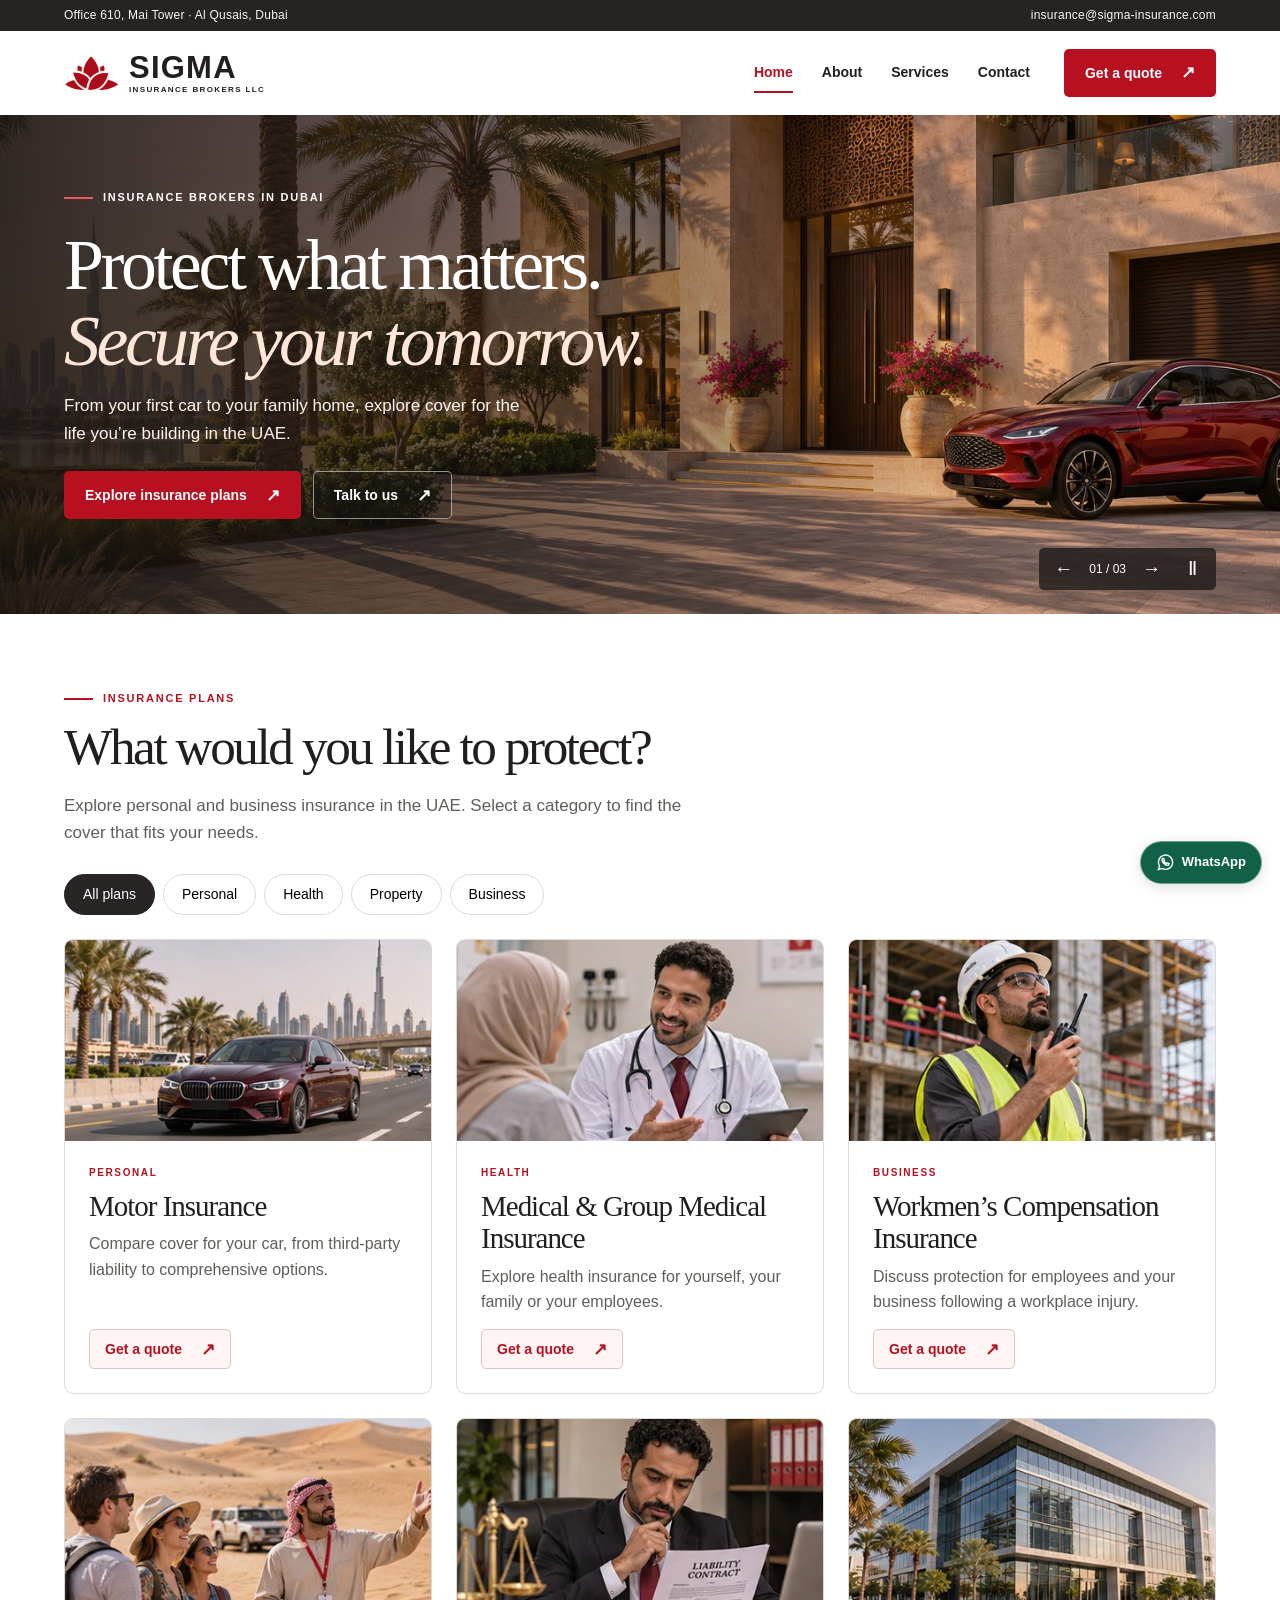
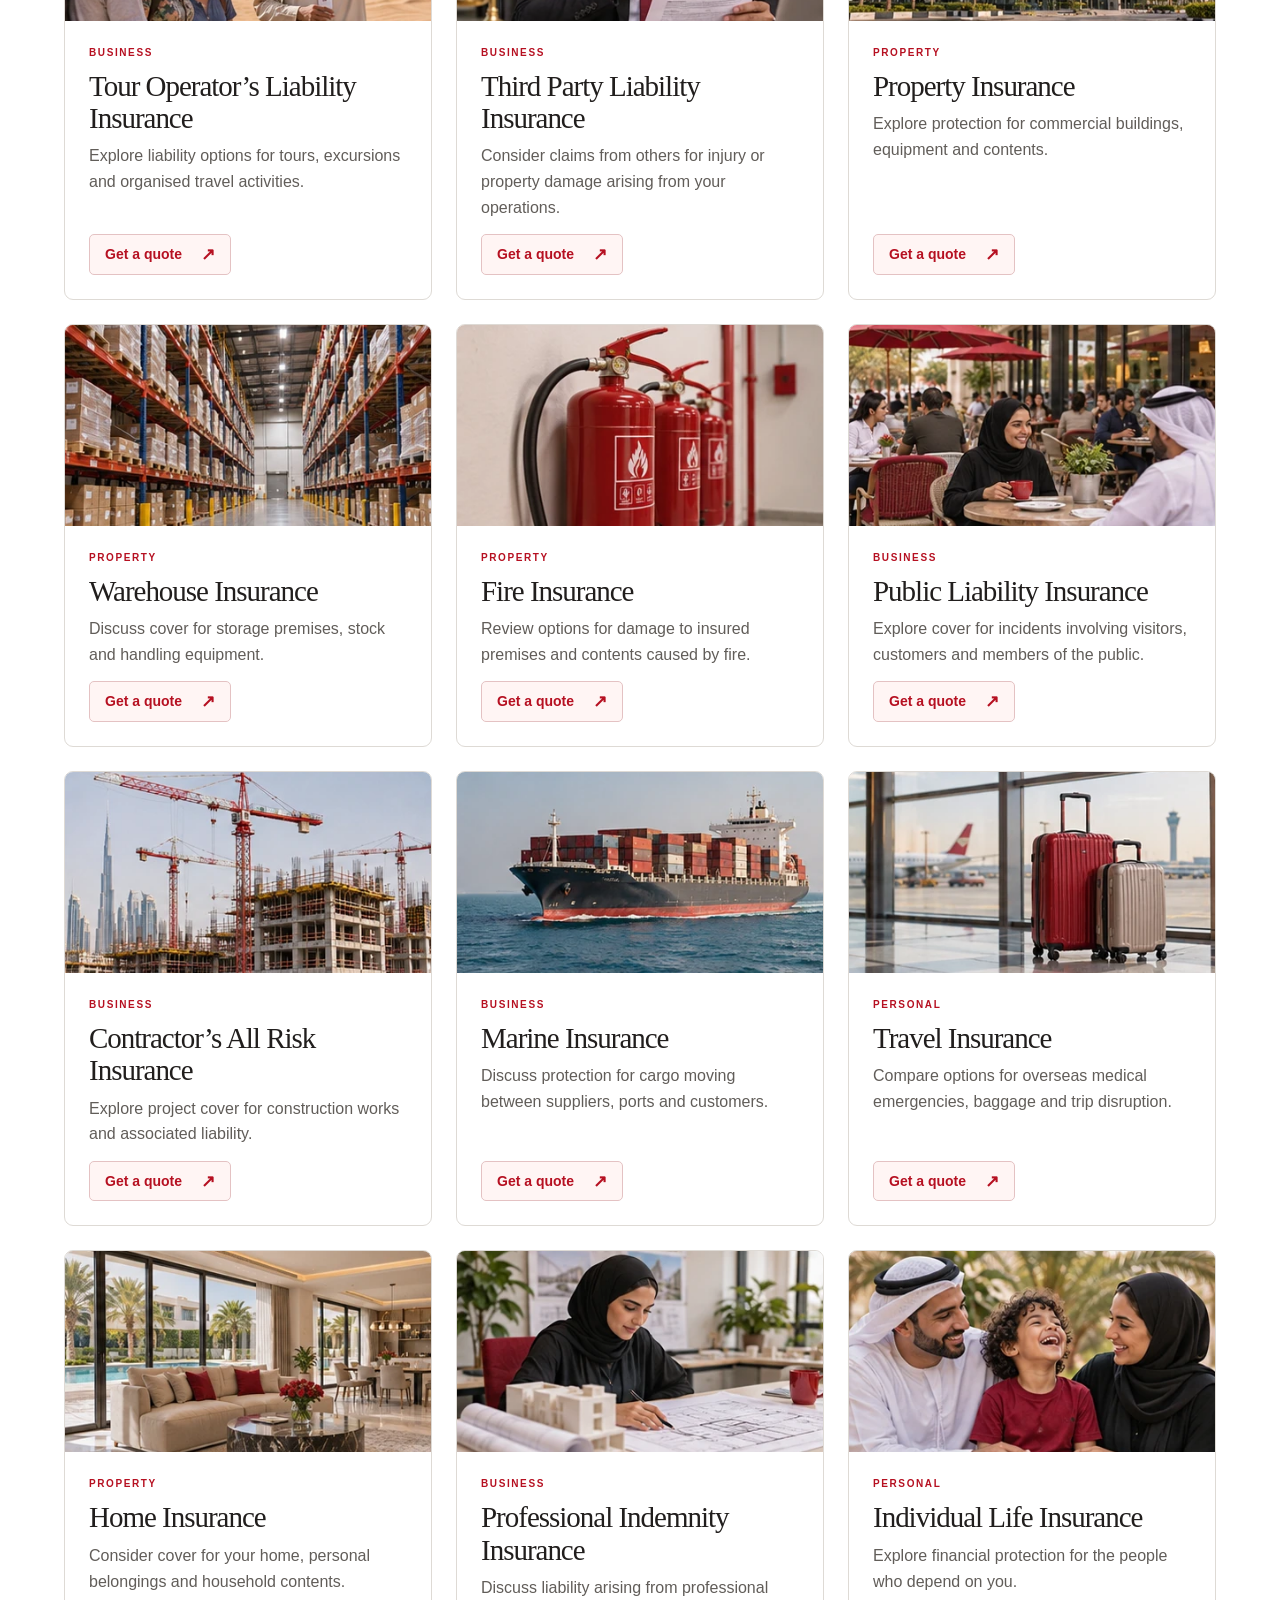
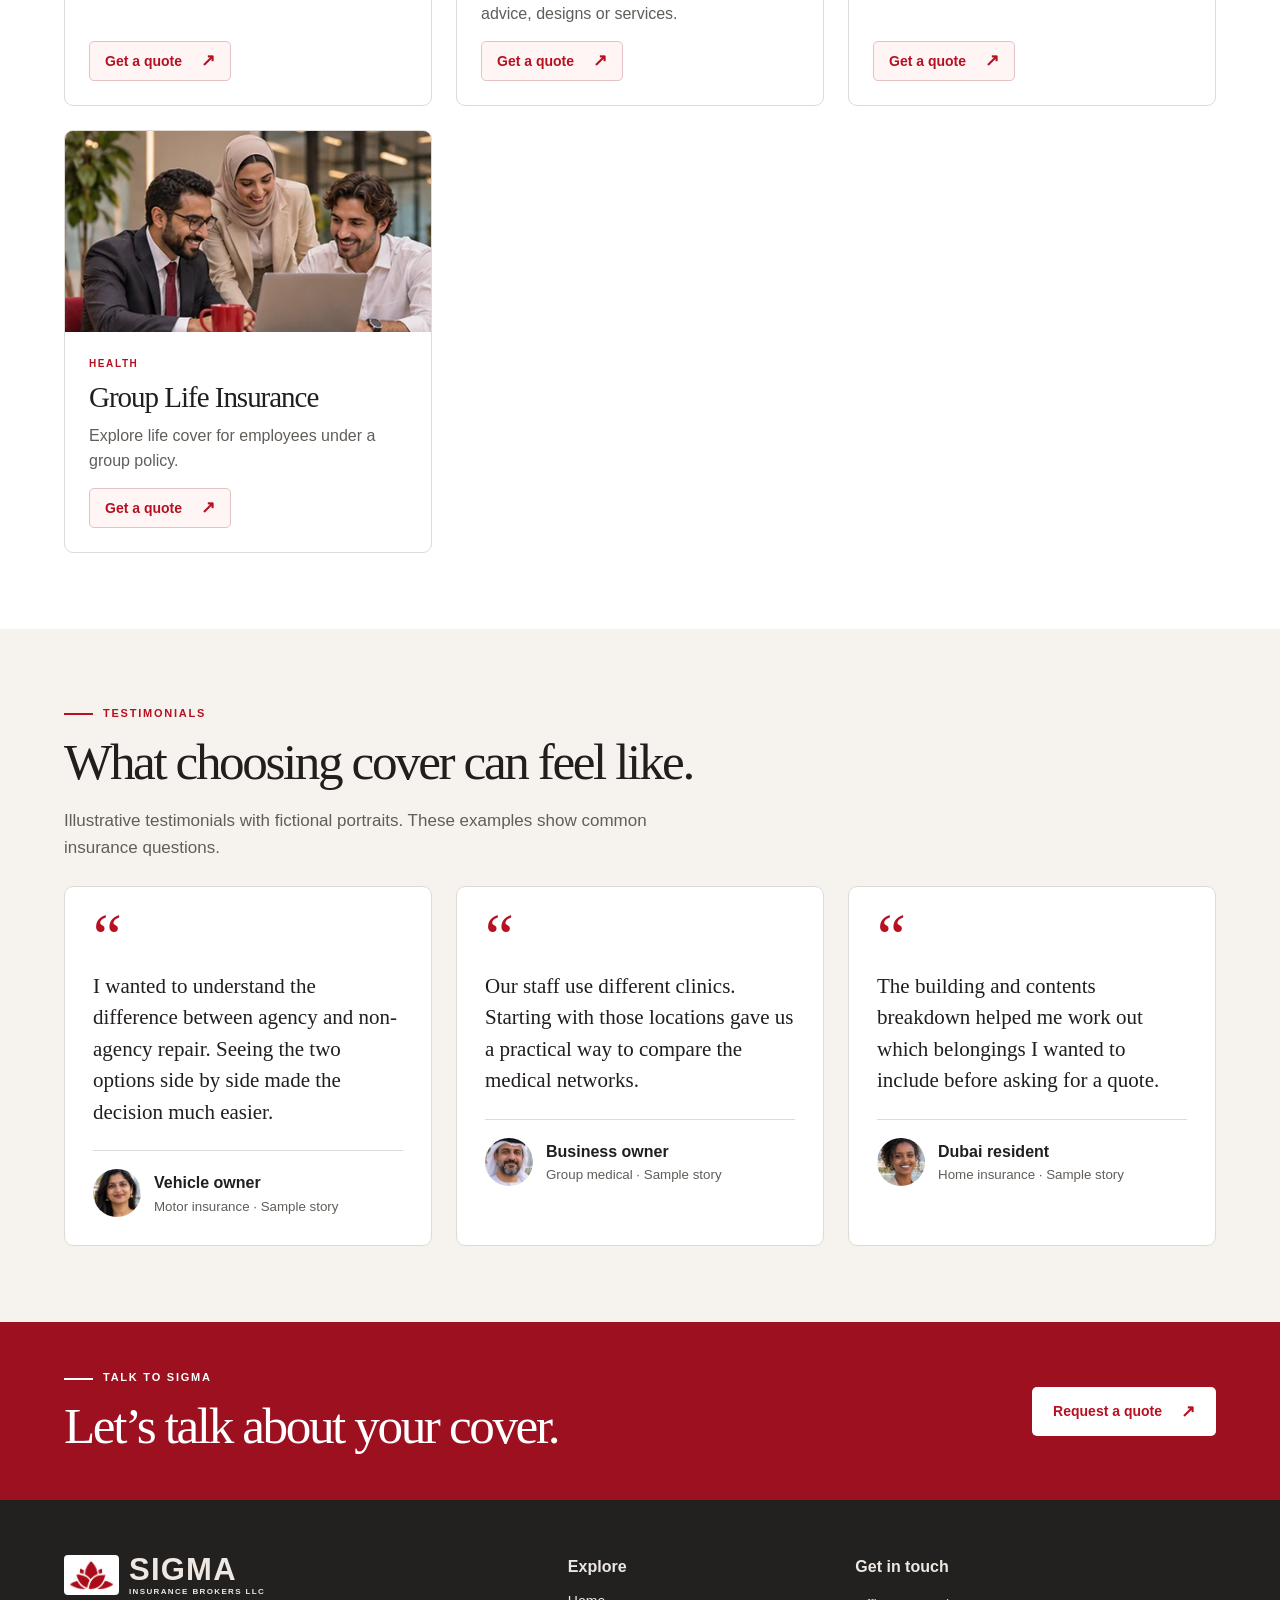
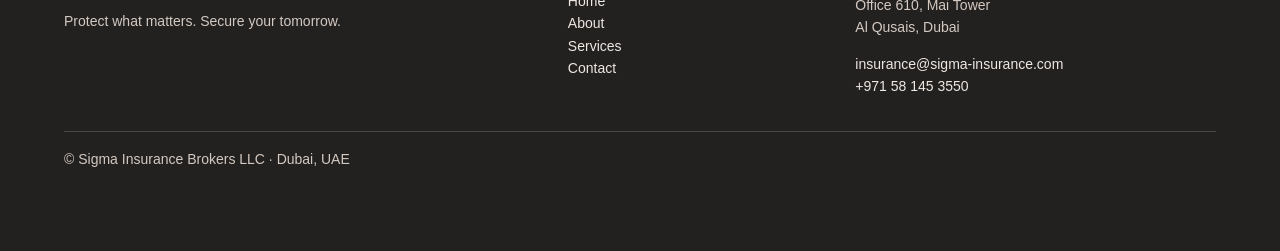
<file: index.html>
<!doctype html><html lang="en-AE"><head><meta charset="utf-8"><meta name="viewport" content="width=device-width, initial-scale=1"><title>Dubai Insurance Brokers for Personal &amp; Business Cover | Sigma Insurance Brokers LLC</title><meta name="description" content="Explore motor, medical, property, marine and business insurance in Dubai. Request a quote from Sigma Insurance Brokers LLC in Al Qusais."><link rel="canonical" href="https://www.sigma-insurance.com/"><meta property="og:type" content="website"><meta property="og:title" content="Dubai Insurance Brokers for Personal &amp; Business Cover | Sigma Insurance Brokers LLC"><meta property="og:description" content="Explore motor, medical, property, marine and business insurance in Dubai. Request a quote from Sigma Insurance Brokers LLC in Al Qusais."><meta property="og:url" content="https://www.sigma-insurance.com/"><meta property="og:image" content="https://www.sigma-insurance.com/assets/villa.webp"><link rel="icon" href="assets/sigma-mark.png"><link rel="stylesheet" href="css/style.css"><script type="application/ld+json">{"@context": "https://schema.org", "@type": "InsuranceAgency", "name": "Sigma Insurance Brokers LLC", "url": "https://www.sigma-insurance.com/", "image": "https://www.sigma-insurance.com/assets/villa.webp", "telephone": "+971 58 145 3550", "email": "insurance@sigma-insurance.com", "address": {"@type": "PostalAddress", "streetAddress": "Office 610, Mai Tower, Al Qusais", "addressLocality": "Dubai", "addressCountry": "AE"}}</script><script defer src="js/main.js"></script></head><body><a class="skip" href="#main">Skip to content</a><div class="utility"><div class="wrap"><span>Office 610, Mai Tower · Al Qusais, Dubai</span><a href="mailto:insurance@sigma-insurance.com">insurance@sigma-insurance.com</a></div></div><header><div class="wrap bar"><a class="brand" href="index.html" aria-label="Sigma Insurance Brokers LLC home"><img src="assets/sigma-mark.png" alt=""><b>SIGMA<small>INSURANCE BROKERS LLC</small></b></a><button class="menu" aria-controls="nav" aria-expanded="false">Menu ☰</button><nav id="nav"><a href="index.html" aria-current="page">Home</a><a href="about.html" >About</a><a href="services.html" >Services</a><a href="contact.html" >Contact</a></nav><a class="btn " href="contact.html#quote">Get a quote<span aria-hidden="true">↗</span></a></div></header><main id="main"><section class="hero" aria-label="Insurance highlights"><div class="slide villa"><div class="wrap slideinner"><span class="eyebrow">Insurance brokers in Dubai</span><h1>Protect what matters.<br><em>Secure your tomorrow.</em></h1><p>From your first car to your family home, explore cover for the life you’re building in the UAE.</p><div class="actions"><a class="btn " href="#plans">Explore insurance plans<span aria-hidden="true">↗</span></a><a class="btn ghost" href="contact.html">Talk to us<span aria-hidden="true">↗</span></a></div></div></div><div class="slide trade" hidden><div class="wrap slideinner"><span class="eyebrow">Business insurance</span><h2>Built for business.<br><em>Ready for change.</em></h2><p>From warehouse stock to goods at sea, explore cover for the people, property and shipments your business relies on.</p><div class="actions"><a class="btn " href="#plans">Explore insurance plans<span aria-hidden="true">↗</span></a><a class="btn ghost" href="contact.html">Talk to us<span aria-hidden="true">↗</span></a></div></div></div><div class="slide office" hidden><div class="wrap slideinner"><span class="eyebrow">Personal guidance</span><h2>Clearer choices.<br><em>Personal guidance.</em></h2><p>Bring your questions to our Al Qusais team and compare cover around your needs, your priorities and your budget.</p><div class="actions"><a class="btn " href="#plans">Explore insurance plans<span aria-hidden="true">↗</span></a><a class="btn ghost" href="contact.html">Talk to us<span aria-hidden="true">↗</span></a></div></div></div><div class="controls"><button id="prev" aria-label="Previous slide">←</button><span id="count">01 / 03</span><button id="next" aria-label="Next slide">→</button><button id="pause" aria-label="Pause slideshow">Ⅱ</button></div></section><section class="section wrap" id="plans"><span class="eyebrow">Insurance plans</span><h2>What would you like to protect?</h2><p class="lead">Explore personal and business insurance in the UAE. Select a category to find the cover that fits your needs.</p><div class="filters" aria-label="Filter insurance plans"><button data-filter="All plans" aria-pressed="true">All plans</button><button data-filter="Personal" aria-pressed="false">Personal</button><button data-filter="Health" aria-pressed="false">Health</button><button data-filter="Property" aria-pressed="false">Property</button><button data-filter="Business" aria-pressed="false">Business</button></div><div class="grid"><article class="card" data-category="Personal" id="plan-motor"><img loading="lazy" width="414" height="231" src="assets/motor.webp" alt="Motor Insurance illustration"><div class="cardbody"><small>Personal</small><h3>Motor Insurance</h3><p>Compare cover for your car, from third-party liability to comprehensive options.</p><a class="btn cardbtn" href="contact.html?plan=motor#quote">Get a quote<span aria-hidden="true">↗</span></a></div></article><article class="card" data-category="Health" id="plan-medical"><img loading="lazy" width="414" height="231" src="assets/medical.webp" alt="Medical & Group Medical Insurance illustration"><div class="cardbody"><small>Health</small><h3>Medical & Group Medical Insurance</h3><p>Explore health insurance for yourself, your family or your employees.</p><a class="btn cardbtn" href="contact.html?plan=medical#quote">Get a quote<span aria-hidden="true">↗</span></a></div></article><article class="card" data-category="Business" id="plan-workmen"><img loading="lazy" width="414" height="231" src="assets/workmen.webp" alt="Workmen’s Compensation Insurance illustration"><div class="cardbody"><small>Business</small><h3>Workmen’s Compensation Insurance</h3><p>Discuss protection for employees and your business following a workplace injury.</p><a class="btn cardbtn" href="contact.html?plan=workmen#quote">Get a quote<span aria-hidden="true">↗</span></a></div></article><article class="card" data-category="Business" id="plan-tour-operator"><img loading="lazy" width="414" height="231" src="assets/tour-operator.webp" alt="Tour Operator’s Liability Insurance illustration"><div class="cardbody"><small>Business</small><h3>Tour Operator’s Liability Insurance</h3><p>Explore liability options for tours, excursions and organised travel activities.</p><a class="btn cardbtn" href="contact.html?plan=tour-operator#quote">Get a quote<span aria-hidden="true">↗</span></a></div></article><article class="card" data-category="Business" id="plan-third-party"><img loading="lazy" width="414" height="231" src="assets/third-party.webp" alt="Third Party Liability Insurance illustration"><div class="cardbody"><small>Business</small><h3>Third Party Liability Insurance</h3><p>Consider claims from others for injury or property damage arising from your operations.</p><a class="btn cardbtn" href="contact.html?plan=third-party#quote">Get a quote<span aria-hidden="true">↗</span></a></div></article><article class="card" data-category="Property" id="plan-property"><img loading="lazy" width="414" height="231" src="assets/property.webp" alt="Property Insurance illustration"><div class="cardbody"><small>Property</small><h3>Property Insurance</h3><p>Explore protection for commercial buildings, equipment and contents.</p><a class="btn cardbtn" href="contact.html?plan=property#quote">Get a quote<span aria-hidden="true">↗</span></a></div></article><article class="card" data-category="Property" id="plan-warehouse"><img loading="lazy" width="414" height="231" src="assets/warehouse.webp" alt="Warehouse Insurance illustration"><div class="cardbody"><small>Property</small><h3>Warehouse Insurance</h3><p>Discuss cover for storage premises, stock and handling equipment.</p><a class="btn cardbtn" href="contact.html?plan=warehouse#quote">Get a quote<span aria-hidden="true">↗</span></a></div></article><article class="card" data-category="Property" id="plan-fire"><img loading="lazy" width="414" height="231" src="assets/fire.webp" alt="Fire Insurance illustration"><div class="cardbody"><small>Property</small><h3>Fire Insurance</h3><p>Review options for damage to insured premises and contents caused by fire.</p><a class="btn cardbtn" href="contact.html?plan=fire#quote">Get a quote<span aria-hidden="true">↗</span></a></div></article><article class="card" data-category="Business" id="plan-public-liability"><img loading="lazy" width="414" height="231" src="assets/public-liability.webp" alt="Public Liability Insurance illustration"><div class="cardbody"><small>Business</small><h3>Public Liability Insurance</h3><p>Explore cover for incidents involving visitors, customers and members of the public.</p><a class="btn cardbtn" href="contact.html?plan=public-liability#quote">Get a quote<span aria-hidden="true">↗</span></a></div></article><article class="card" data-category="Business" id="plan-contractors"><img loading="lazy" width="414" height="231" src="assets/contractors.webp" alt="Contractor’s All Risk Insurance illustration"><div class="cardbody"><small>Business</small><h3>Contractor’s All Risk Insurance</h3><p>Explore project cover for construction works and associated liability.</p><a class="btn cardbtn" href="contact.html?plan=contractors#quote">Get a quote<span aria-hidden="true">↗</span></a></div></article><article class="card" data-category="Business" id="plan-marine"><img loading="lazy" width="414" height="231" src="assets/marine.webp" alt="Marine Insurance illustration"><div class="cardbody"><small>Business</small><h3>Marine Insurance</h3><p>Discuss protection for cargo moving between suppliers, ports and customers.</p><a class="btn cardbtn" href="contact.html?plan=marine#quote">Get a quote<span aria-hidden="true">↗</span></a></div></article><article class="card" data-category="Personal" id="plan-travel"><img loading="lazy" width="414" height="231" src="assets/travel.webp" alt="Travel Insurance illustration"><div class="cardbody"><small>Personal</small><h3>Travel Insurance</h3><p>Compare options for overseas medical emergencies, baggage and trip disruption.</p><a class="btn cardbtn" href="contact.html?plan=travel#quote">Get a quote<span aria-hidden="true">↗</span></a></div></article><article class="card" data-category="Property" id="plan-home"><img loading="lazy" width="414" height="231" src="assets/home.webp" alt="Home Insurance illustration"><div class="cardbody"><small>Property</small><h3>Home Insurance</h3><p>Consider cover for your home, personal belongings and household contents.</p><a class="btn cardbtn" href="contact.html?plan=home#quote">Get a quote<span aria-hidden="true">↗</span></a></div></article><article class="card" data-category="Business" id="plan-professional-indemnity"><img loading="lazy" width="414" height="231" src="assets/professional-indemnity.webp" alt="Professional Indemnity Insurance illustration"><div class="cardbody"><small>Business</small><h3>Professional Indemnity Insurance</h3><p>Discuss liability arising from professional advice, designs or services.</p><a class="btn cardbtn" href="contact.html?plan=professional-indemnity#quote">Get a quote<span aria-hidden="true">↗</span></a></div></article><article class="card" data-category="Personal" id="plan-individual-life"><img loading="lazy" width="414" height="231" src="assets/individual-life.webp" alt="Individual Life Insurance illustration"><div class="cardbody"><small>Personal</small><h3>Individual Life Insurance</h3><p>Explore financial protection for the people who depend on you.</p><a class="btn cardbtn" href="contact.html?plan=individual-life#quote">Get a quote<span aria-hidden="true">↗</span></a></div></article><article class="card" data-category="Health" id="plan-group-life"><img loading="lazy" width="414" height="231" src="assets/group-life.webp" alt="Group Life Insurance illustration"><div class="cardbody"><small>Health</small><h3>Group Life Insurance</h3><p>Explore life cover for employees under a group policy.</p><a class="btn cardbtn" href="contact.html?plan=group-life#quote">Get a quote<span aria-hidden="true">↗</span></a></div></article></div></section><section class="tint"><div class="section wrap"><span class="eyebrow">Testimonials</span><h2>What choosing cover can feel like.</h2><p class="lead">Illustrative testimonials with fictional portraits. These examples show common insurance questions.</p><div class="grid"><figure><span class="quotechar">“</span><blockquote>I wanted to understand the difference between agency and non-agency repair. Seeing the two options side by side made the decision much easier.</blockquote><figcaption><img loading="lazy" src="assets/portrait-0.webp" alt=""><span><b>Vehicle owner</b><small>Motor insurance · Sample story</small></span></figcaption></figure><figure><span class="quotechar">“</span><blockquote>Our staff use different clinics. Starting with those locations gave us a practical way to compare the medical networks.</blockquote><figcaption><img loading="lazy" src="assets/portrait-1.webp" alt=""><span><b>Business owner</b><small>Group medical · Sample story</small></span></figcaption></figure><figure><span class="quotechar">“</span><blockquote>The building and contents breakdown helped me work out which belongings I wanted to include before asking for a quote.</blockquote><figcaption><img loading="lazy" src="assets/portrait-2.webp" alt=""><span><b>Dubai resident</b><small>Home insurance · Sample story</small></span></figcaption></figure></div></div></section><section class="promo"><div class="wrap"><div><span class="eyebrow">Talk to Sigma</span><h2>Let’s talk about your cover.</h2></div><a class="btn white" href="contact.html#quote">Request a quote<span aria-hidden="true">↗</span></a></div></section></main><footer><div class="wrap foot"><div><a class="brand" href="index.html" aria-label="Sigma Insurance Brokers LLC home"><img src="assets/sigma-mark.png" alt=""><b>SIGMA<small>INSURANCE BROKERS LLC</small></b></a><p>Protect what matters. Secure your tomorrow.</p></div><div><strong>Explore</strong><a href="index.html" aria-current="page">Home</a><a href="about.html" >About</a><a href="services.html" >Services</a><a href="contact.html" >Contact</a></div><div><strong>Get in touch</strong><p>Office 610, Mai Tower<br>Al Qusais, Dubai</p><a href="mailto:insurance@sigma-insurance.com">insurance@sigma-insurance.com</a><span>+971 58 145 3550</span></div></div><div class="wrap fine">© Sigma Insurance Brokers LLC · Dubai, UAE</div></footer><aside class="float" aria-label="Quick contact"><a class="call" href="tel:+971581453550">☎ Call</a><a class="whats" href="https://wa.me/971581453550?text=Hello%20Sigma%2C%20I%20would%20like%20to%20enquire%20about%20insurance."><svg aria-hidden="true" viewBox="0 0 24 24" fill="none" stroke="currentColor" stroke-width="1.7"><path d="M21 11.6a9 9 0 0 1-13.4 7.9L3 21l1.4-4.6A9 9 0 1 1 21 11.6Z"/><path d="M8 7.5c-2 2 3.4 8.8 7.6 8.1l.9-2.1-2.6-1.2-.9 1c-1.3-.5-2.6-1.9-3.1-3.1l.9-1-1.2-2.3Z"/></svg>WhatsApp</a></aside></body></html>
</file>
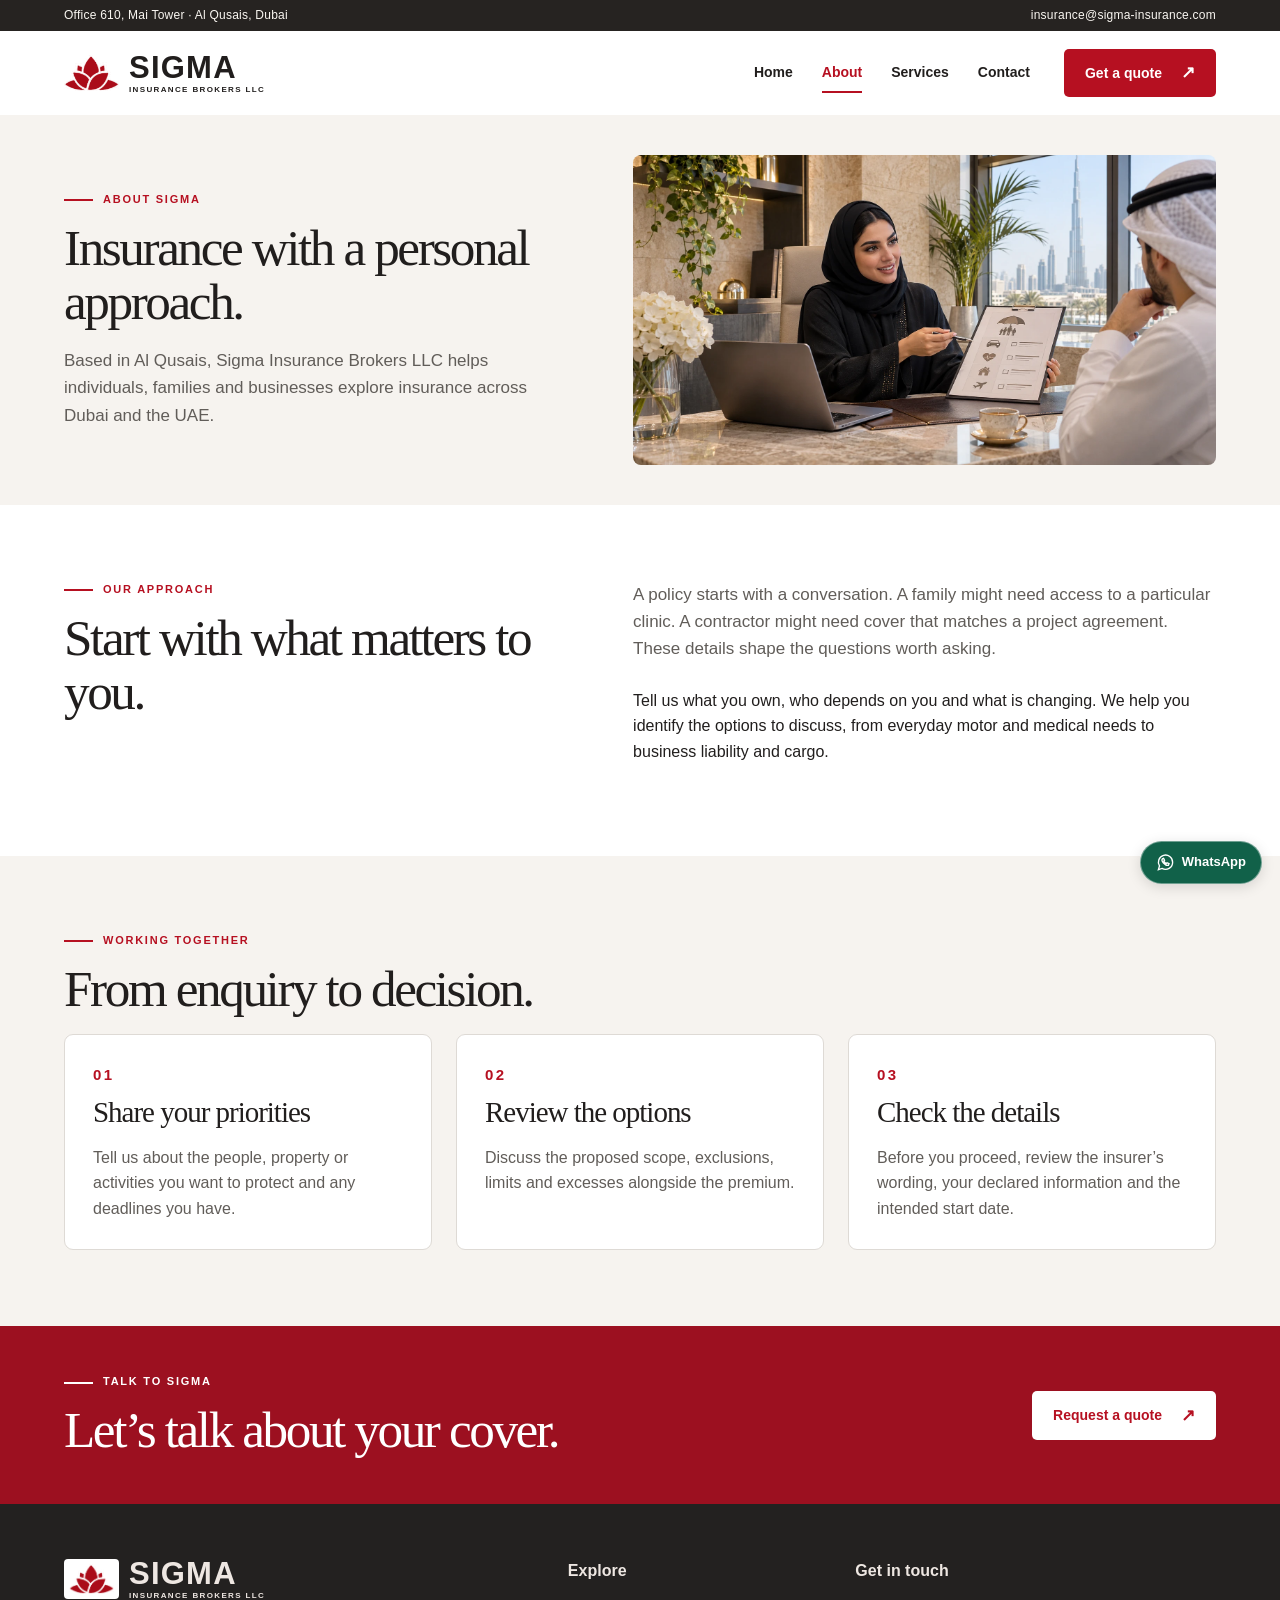
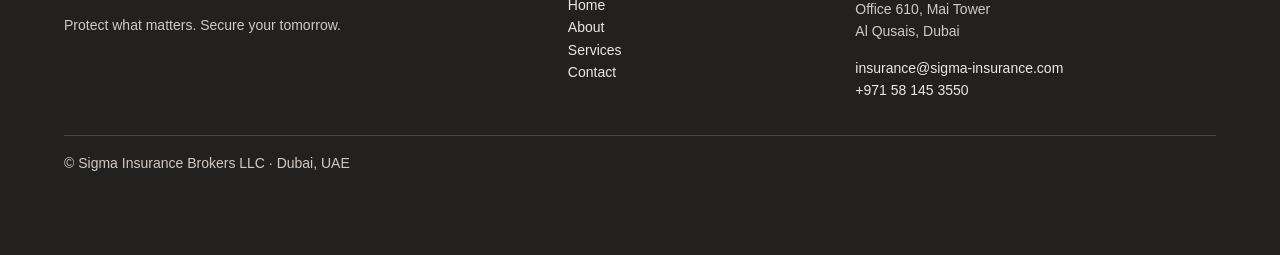
<file: about.html>
<!doctype html><html lang="en-AE"><head><meta charset="utf-8"><meta name="viewport" content="width=device-width, initial-scale=1"><title>About Our Insurance Brokerage in Al Qusais, Dubai | Sigma Insurance Brokers LLC</title><meta name="description" content="Meet Sigma Insurance Brokers LLC in Al Qusais, Dubai, and learn how we help individuals, families and businesses discuss their insurance needs."><link rel="canonical" href="https://www.sigma-insurance.com/about.html"><meta property="og:type" content="website"><meta property="og:title" content="About Our Insurance Brokerage in Al Qusais, Dubai | Sigma Insurance Brokers LLC"><meta property="og:description" content="Meet Sigma Insurance Brokers LLC in Al Qusais, Dubai, and learn how we help individuals, families and businesses discuss their insurance needs."><meta property="og:url" content="https://www.sigma-insurance.com/about.html"><meta property="og:image" content="https://www.sigma-insurance.com/assets/villa.webp"><link rel="icon" href="assets/sigma-mark.png"><link rel="stylesheet" href="css/style.css"><script type="application/ld+json">{"@context": "https://schema.org", "@type": "InsuranceAgency", "name": "Sigma Insurance Brokers LLC", "url": "https://www.sigma-insurance.com/", "image": "https://www.sigma-insurance.com/assets/villa.webp", "telephone": "+971 58 145 3550", "email": "insurance@sigma-insurance.com", "address": {"@type": "PostalAddress", "streetAddress": "Office 610, Mai Tower, Al Qusais", "addressLocality": "Dubai", "addressCountry": "AE"}}</script><script defer src="js/main.js"></script></head><body><a class="skip" href="#main">Skip to content</a><div class="utility"><div class="wrap"><span>Office 610, Mai Tower · Al Qusais, Dubai</span><a href="mailto:insurance@sigma-insurance.com">insurance@sigma-insurance.com</a></div></div><header><div class="wrap bar"><a class="brand" href="index.html" aria-label="Sigma Insurance Brokers LLC home"><img src="assets/sigma-mark.png" alt=""><b>SIGMA<small>INSURANCE BROKERS LLC</small></b></a><button class="menu" aria-controls="nav" aria-expanded="false">Menu ☰</button><nav id="nav"><a href="index.html" >Home</a><a href="about.html" aria-current="page">About</a><a href="services.html" >Services</a><a href="contact.html" >Contact</a></nav><a class="btn " href="contact.html#quote">Get a quote<span aria-hidden="true">↗</span></a></div></header><main id="main"><section class="intro"><div class="wrap introgrid"><div><span class="eyebrow">About Sigma</span><h1>Insurance with a personal approach.</h1><p class="lead">Based in Al Qusais, Sigma Insurance Brokers LLC helps individuals, families and businesses explore insurance across Dubai and the UAE.</p></div><img src="assets/office.webp" alt="" fetchpriority="high"></div></section><section class="section wrap split"><div><span class="eyebrow">Our approach</span><h2>Start with what matters to you.</h2></div><div><p class="lead">A policy starts with a conversation. A family might need access to a particular clinic. A contractor might need cover that matches a project agreement. These details shape the questions worth asking.</p><p>Tell us what you own, who depends on you and what is changing. We help you identify the options to discuss, from everyday motor and medical needs to business liability and cargo.</p></div></section><section class="tint"><div class="section wrap"><span class="eyebrow">Working together</span><h2>From enquiry to decision.</h2><div class="grid"><article class="step"><small>01</small><h3>Share your priorities</h3><p>Tell us about the people, property or activities you want to protect and any deadlines you have.</p></article><article class="step"><small>02</small><h3>Review the options</h3><p>Discuss the proposed scope, exclusions, limits and excesses alongside the premium.</p></article><article class="step"><small>03</small><h3>Check the details</h3><p>Before you proceed, review the insurer’s wording, your declared information and the intended start date.</p></article></div></div></section><section class="promo"><div class="wrap"><div><span class="eyebrow">Talk to Sigma</span><h2>Let’s talk about your cover.</h2></div><a class="btn white" href="contact.html#quote">Request a quote<span aria-hidden="true">↗</span></a></div></section></main><footer><div class="wrap foot"><div><a class="brand" href="index.html" aria-label="Sigma Insurance Brokers LLC home"><img src="assets/sigma-mark.png" alt=""><b>SIGMA<small>INSURANCE BROKERS LLC</small></b></a><p>Protect what matters. Secure your tomorrow.</p></div><div><strong>Explore</strong><a href="index.html" >Home</a><a href="about.html" aria-current="page">About</a><a href="services.html" >Services</a><a href="contact.html" >Contact</a></div><div><strong>Get in touch</strong><p>Office 610, Mai Tower<br>Al Qusais, Dubai</p><a href="mailto:insurance@sigma-insurance.com">insurance@sigma-insurance.com</a><span>+971 58 145 3550</span></div></div><div class="wrap fine">© Sigma Insurance Brokers LLC · Dubai, UAE</div></footer><aside class="float" aria-label="Quick contact"><a class="call" href="tel:+971581453550">☎ Call</a><a class="whats" href="https://wa.me/971581453550?text=Hello%20Sigma%2C%20I%20would%20like%20to%20enquire%20about%20insurance."><svg aria-hidden="true" viewBox="0 0 24 24" fill="none" stroke="currentColor" stroke-width="1.7"><path d="M21 11.6a9 9 0 0 1-13.4 7.9L3 21l1.4-4.6A9 9 0 1 1 21 11.6Z"/><path d="M8 7.5c-2 2 3.4 8.8 7.6 8.1l.9-2.1-2.6-1.2-.9 1c-1.3-.5-2.6-1.9-3.1-3.1l.9-1-1.2-2.3Z"/></svg>WhatsApp</a></aside></body></html>
</file>
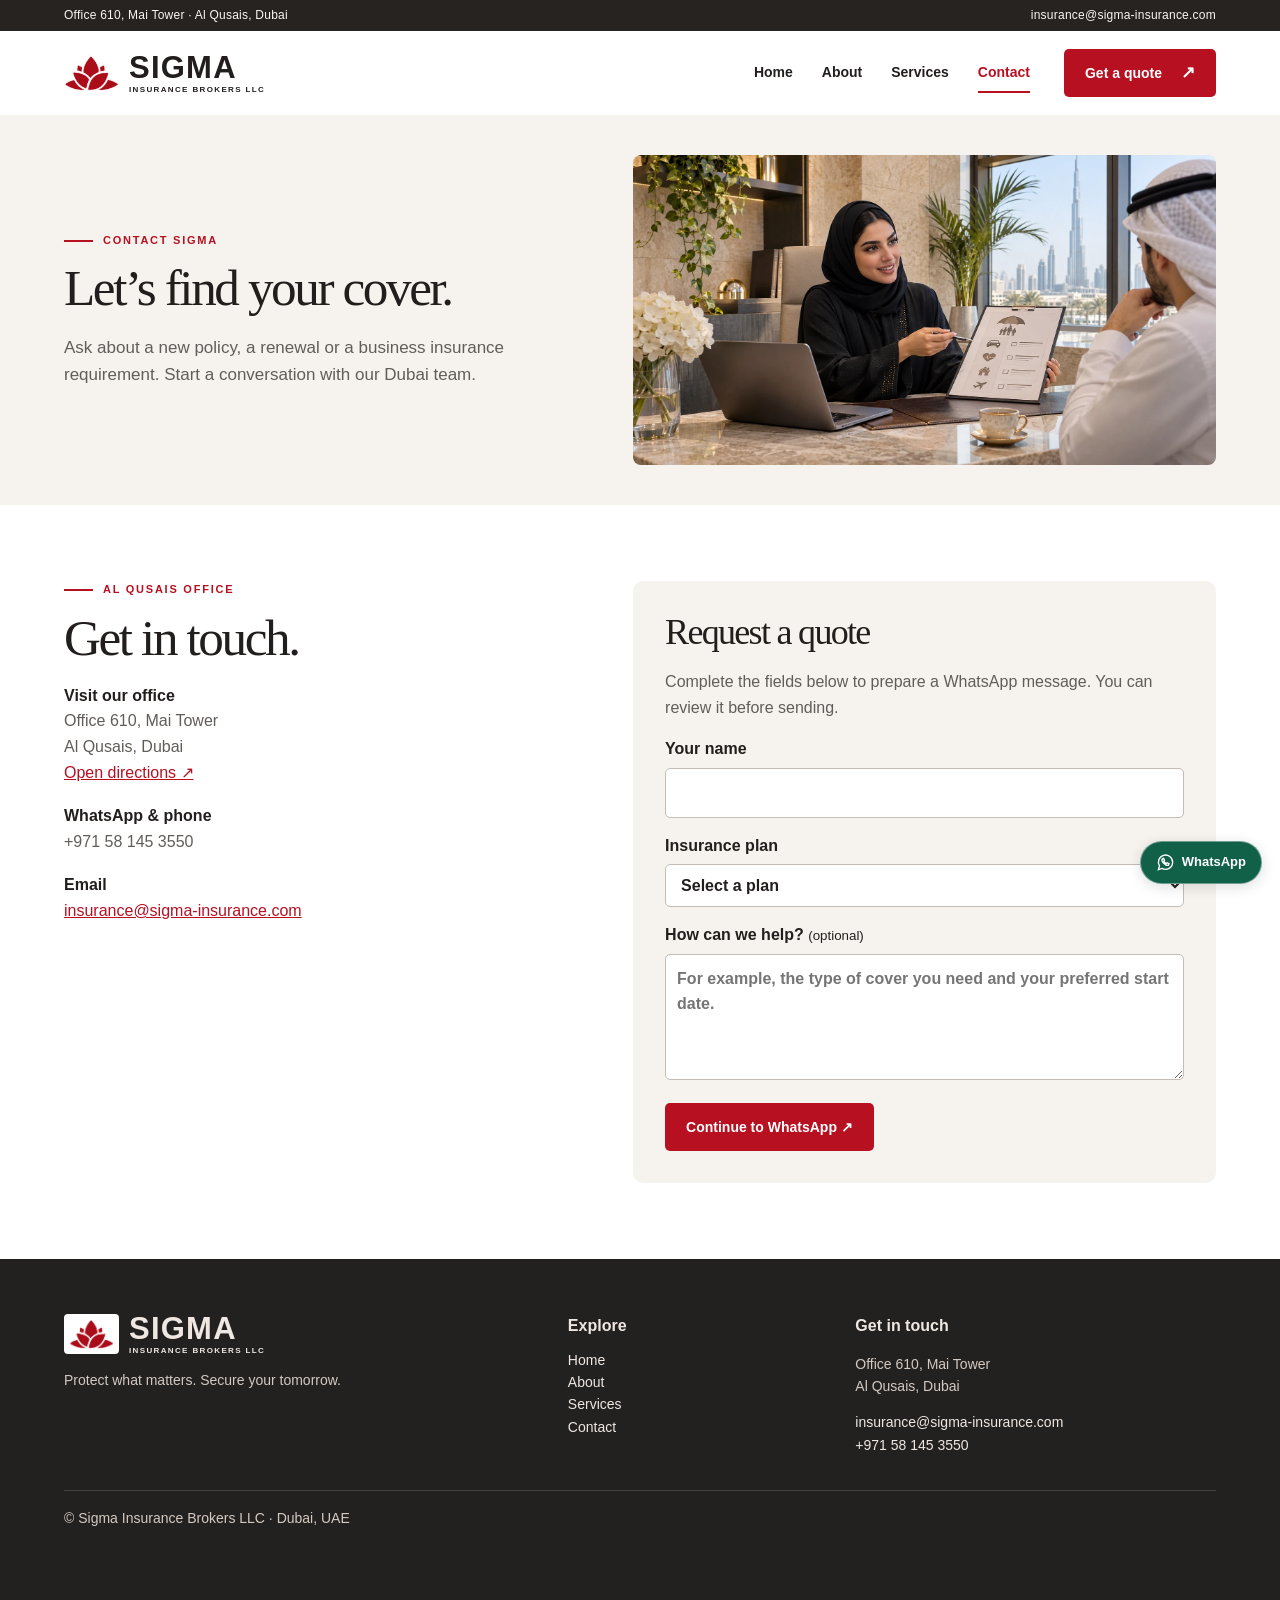
<file: contact.html>
<!doctype html><html lang="en-AE"><head><meta charset="utf-8"><meta name="viewport" content="width=device-width, initial-scale=1"><title>Contact Our Dubai Office &amp; Request a Quote | Sigma Insurance Brokers LLC</title><meta name="description" content="Contact Sigma Insurance Brokers LLC at Office 610, Mai Tower, Al Qusais, Dubai. Request an insurance quote by WhatsApp or email."><link rel="canonical" href="https://www.sigma-insurance.com/contact.html"><meta property="og:type" content="website"><meta property="og:title" content="Contact Our Dubai Office &amp; Request a Quote | Sigma Insurance Brokers LLC"><meta property="og:description" content="Contact Sigma Insurance Brokers LLC at Office 610, Mai Tower, Al Qusais, Dubai. Request an insurance quote by WhatsApp or email."><meta property="og:url" content="https://www.sigma-insurance.com/contact.html"><meta property="og:image" content="https://www.sigma-insurance.com/assets/villa.webp"><link rel="icon" href="assets/sigma-mark.png"><link rel="stylesheet" href="css/style.css"><script type="application/ld+json">{"@context": "https://schema.org", "@type": "InsuranceAgency", "name": "Sigma Insurance Brokers LLC", "url": "https://www.sigma-insurance.com/", "image": "https://www.sigma-insurance.com/assets/villa.webp", "telephone": "+971 58 145 3550", "email": "insurance@sigma-insurance.com", "address": {"@type": "PostalAddress", "streetAddress": "Office 610, Mai Tower, Al Qusais", "addressLocality": "Dubai", "addressCountry": "AE"}}</script><script defer src="js/main.js"></script></head><body><a class="skip" href="#main">Skip to content</a><div class="utility"><div class="wrap"><span>Office 610, Mai Tower · Al Qusais, Dubai</span><a href="mailto:insurance@sigma-insurance.com">insurance@sigma-insurance.com</a></div></div><header><div class="wrap bar"><a class="brand" href="index.html" aria-label="Sigma Insurance Brokers LLC home"><img src="assets/sigma-mark.png" alt=""><b>SIGMA<small>INSURANCE BROKERS LLC</small></b></a><button class="menu" aria-controls="nav" aria-expanded="false">Menu ☰</button><nav id="nav"><a href="index.html" >Home</a><a href="about.html" >About</a><a href="services.html" >Services</a><a href="contact.html" aria-current="page">Contact</a></nav><a class="btn " href="contact.html#quote">Get a quote<span aria-hidden="true">↗</span></a></div></header><main id="main"><section class="intro"><div class="wrap introgrid"><div><span class="eyebrow">Contact Sigma</span><h1>Let’s find your cover.</h1><p class="lead">Ask about a new policy, a renewal or a business insurance requirement. Start a conversation with our Dubai team.</p></div><img src="assets/office.webp" alt="" fetchpriority="high"></div></section><section class="section wrap split" id="quote"><div><span class="eyebrow">Al Qusais office</span><h2>Get in touch.</h2><address><strong>Visit our office</strong>Office 610, Mai Tower<br>Al Qusais, Dubai<br><a href="https://www.google.com/maps/search/?api=1&query=Mai+Tower+Al+Qusais+Dubai">Open directions ↗</a><strong>WhatsApp &amp; phone</strong>+971 58 145 3550<strong>Email</strong><a href="mailto:insurance@sigma-insurance.com">insurance@sigma-insurance.com</a></address></div><form><h2>Request a quote</h2><p>Complete the fields below to prepare a WhatsApp message. You can review it before sending.</p><label>Your name<input name="name" autocomplete="name" required maxlength="100"></label><label>Insurance plan<select name="plan" required><option value="">Select a plan</option><option value="motor">Motor Insurance</option><option value="medical">Medical & Group Medical Insurance</option><option value="workmen">Workmen’s Compensation Insurance</option><option value="tour-operator">Tour Operator’s Liability Insurance</option><option value="third-party">Third Party Liability Insurance</option><option value="property">Property Insurance</option><option value="warehouse">Warehouse Insurance</option><option value="fire">Fire Insurance</option><option value="public-liability">Public Liability Insurance</option><option value="contractors">Contractor’s All Risk Insurance</option><option value="marine">Marine Insurance</option><option value="travel">Travel Insurance</option><option value="home">Home Insurance</option><option value="professional-indemnity">Professional Indemnity Insurance</option><option value="individual-life">Individual Life Insurance</option><option value="group-life">Group Life Insurance</option><option value="general">General enquiry</option></select></label><label>How can we help? <small>(optional)</small><textarea name="notes" rows="4" maxlength="1000" placeholder="For example, the type of cover you need and your preferred start date."></textarea></label><button class="btn">Continue to WhatsApp ↗</button><noscript><p><a href="https://wa.me/971581453550?text=Hello%20Sigma">Open WhatsApp to send your enquiry</a></p></noscript></form></section></main><footer><div class="wrap foot"><div><a class="brand" href="index.html" aria-label="Sigma Insurance Brokers LLC home"><img src="assets/sigma-mark.png" alt=""><b>SIGMA<small>INSURANCE BROKERS LLC</small></b></a><p>Protect what matters. Secure your tomorrow.</p></div><div><strong>Explore</strong><a href="index.html" >Home</a><a href="about.html" >About</a><a href="services.html" >Services</a><a href="contact.html" aria-current="page">Contact</a></div><div><strong>Get in touch</strong><p>Office 610, Mai Tower<br>Al Qusais, Dubai</p><a href="mailto:insurance@sigma-insurance.com">insurance@sigma-insurance.com</a><span>+971 58 145 3550</span></div></div><div class="wrap fine">© Sigma Insurance Brokers LLC · Dubai, UAE</div></footer><aside class="float" aria-label="Quick contact"><a class="call" href="tel:+971581453550">☎ Call</a><a class="whats" href="https://wa.me/971581453550?text=Hello%20Sigma%2C%20I%20would%20like%20to%20enquire%20about%20insurance."><svg aria-hidden="true" viewBox="0 0 24 24" fill="none" stroke="currentColor" stroke-width="1.7"><path d="M21 11.6a9 9 0 0 1-13.4 7.9L3 21l1.4-4.6A9 9 0 1 1 21 11.6Z"/><path d="M8 7.5c-2 2 3.4 8.8 7.6 8.1l.9-2.1-2.6-1.2-.9 1c-1.3-.5-2.6-1.9-3.1-3.1l.9-1-1.2-2.3Z"/></svg>WhatsApp</a></aside></body></html>
</file>
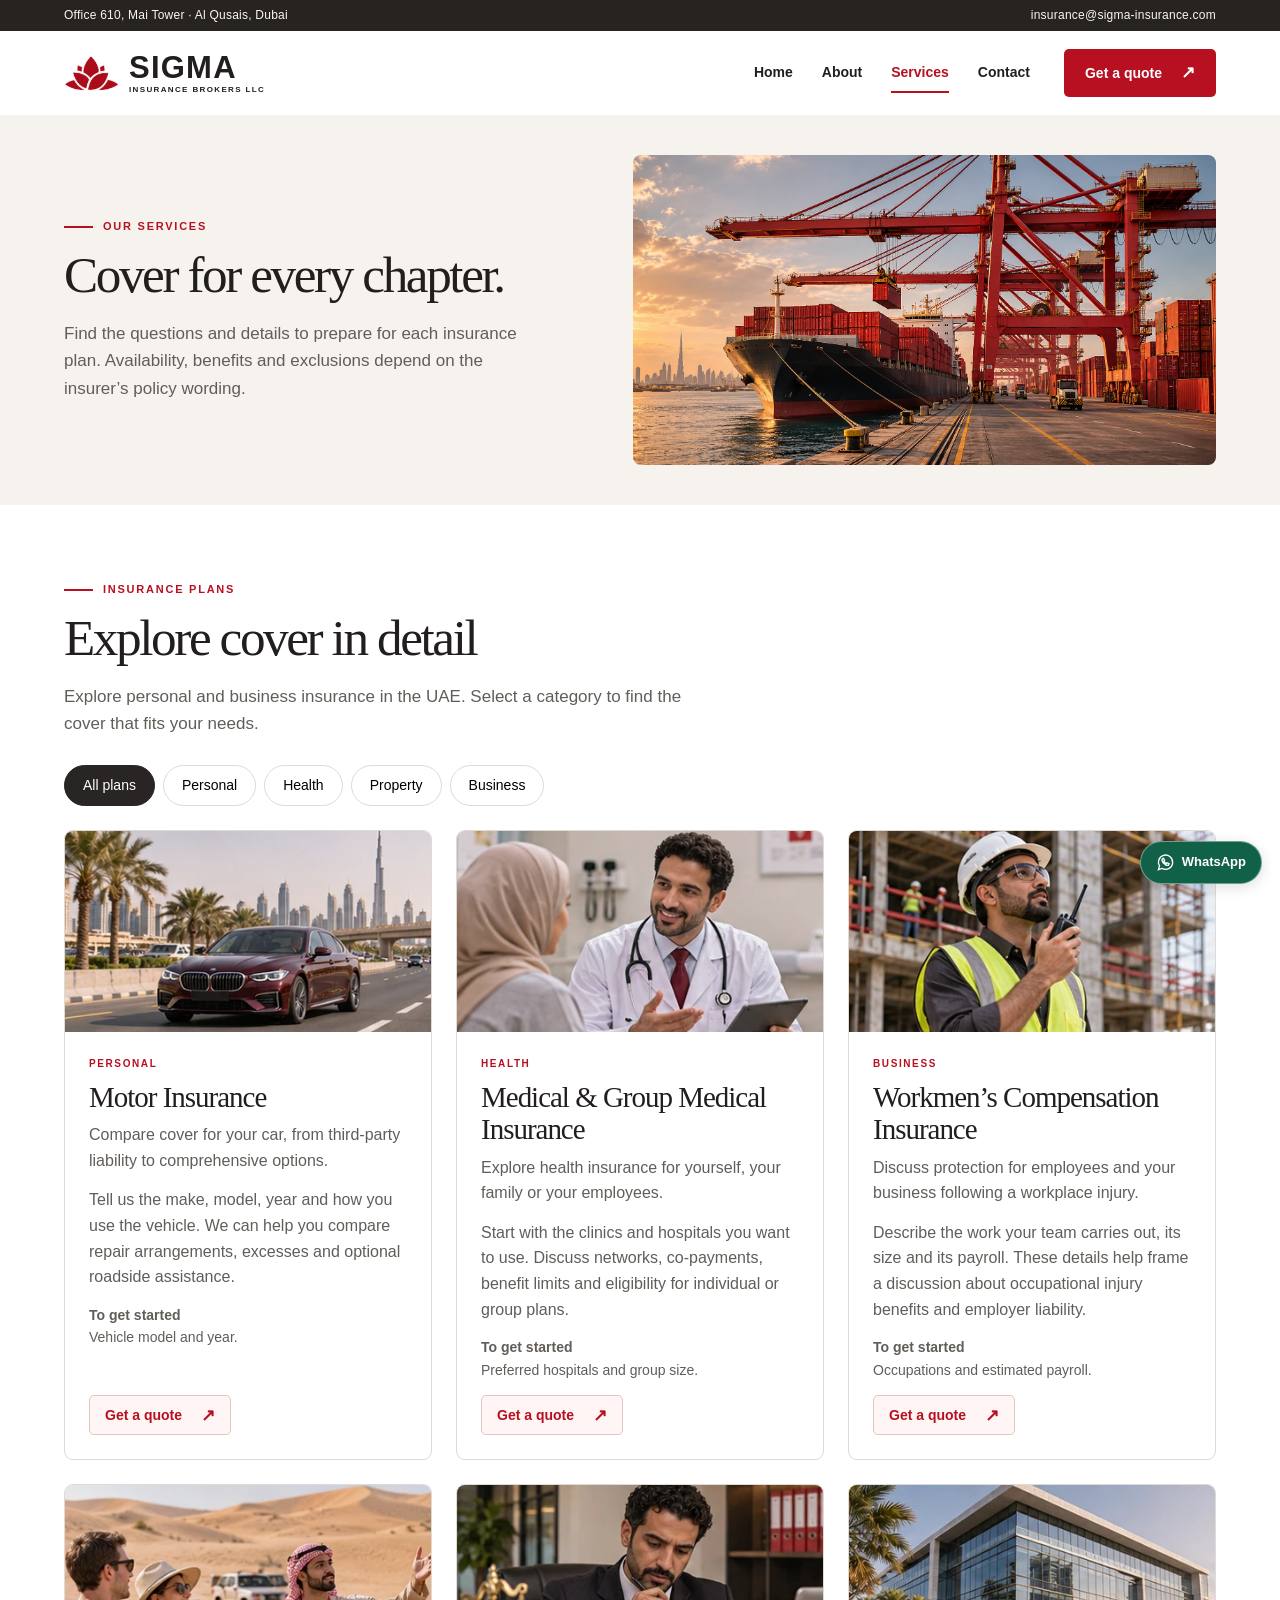
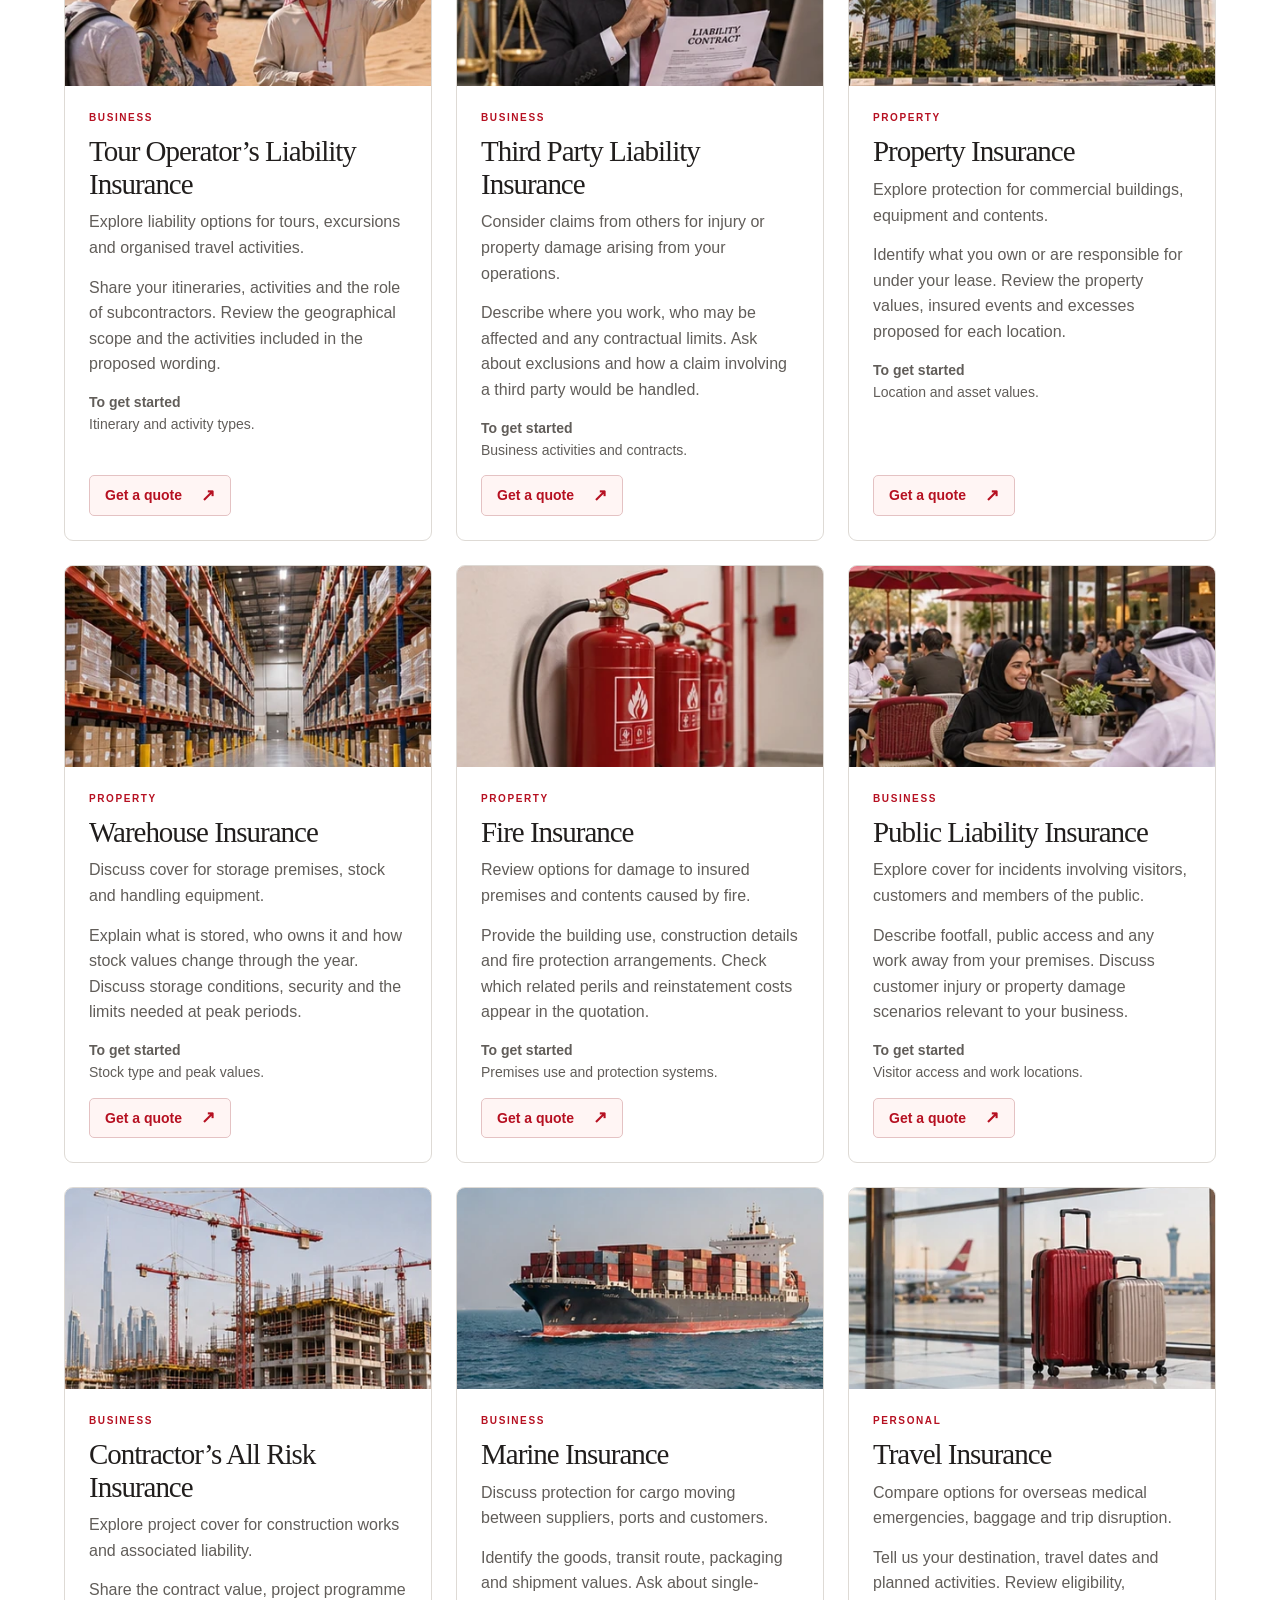
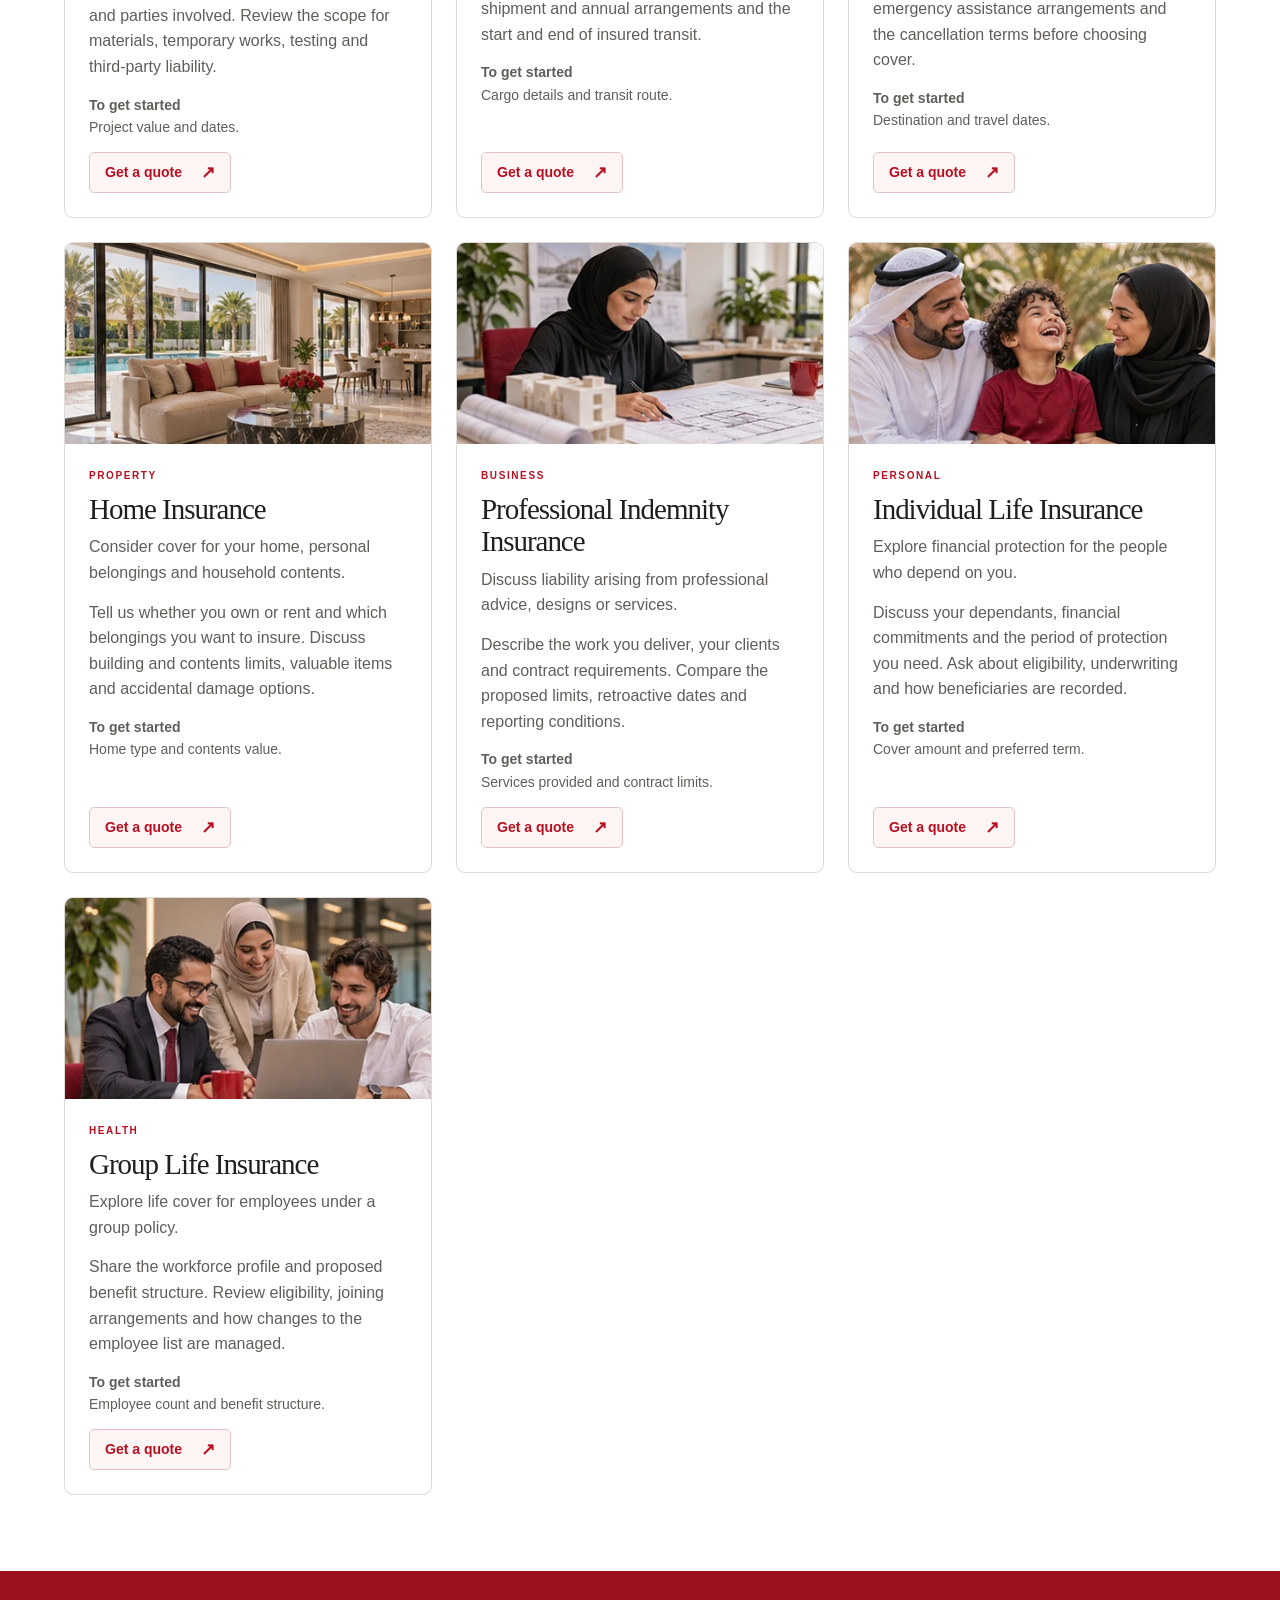
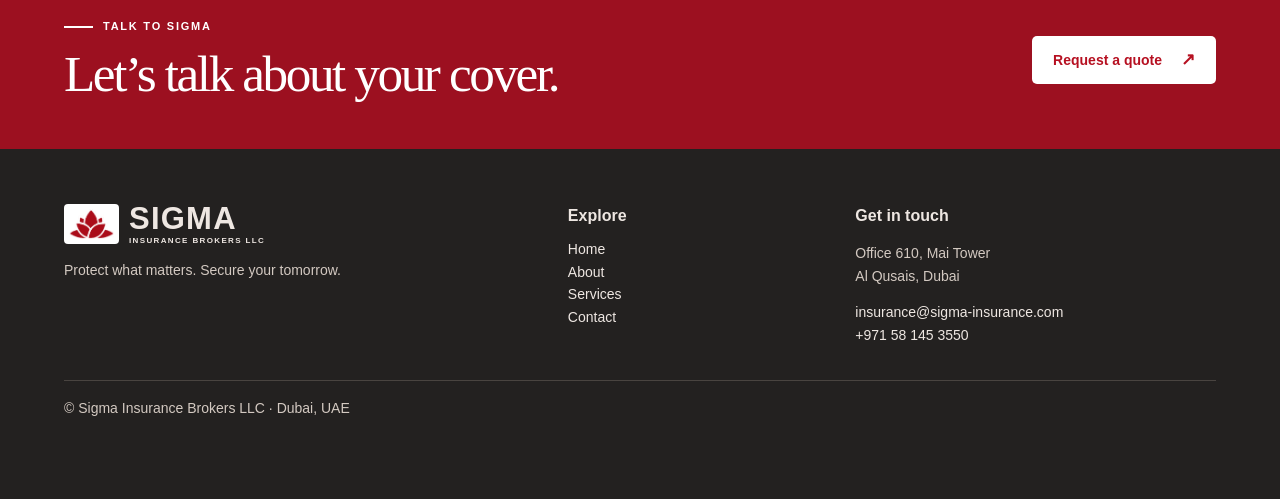
<file: services.html>
<!doctype html><html lang="en-AE"><head><meta charset="utf-8"><meta name="viewport" content="width=device-width, initial-scale=1"><title>Personal &amp; Business Insurance Plans in Dubai | Sigma Insurance Brokers LLC</title><meta name="description" content="Explore 16 insurance plans from motor and medical to warehouse, contractors’ all risk and marine insurance. Request a tailored quote in Dubai."><link rel="canonical" href="https://www.sigma-insurance.com/services.html"><meta property="og:type" content="website"><meta property="og:title" content="Personal &amp; Business Insurance Plans in Dubai | Sigma Insurance Brokers LLC"><meta property="og:description" content="Explore 16 insurance plans from motor and medical to warehouse, contractors’ all risk and marine insurance. Request a tailored quote in Dubai."><meta property="og:url" content="https://www.sigma-insurance.com/services.html"><meta property="og:image" content="https://www.sigma-insurance.com/assets/villa.webp"><link rel="icon" href="assets/sigma-mark.png"><link rel="stylesheet" href="css/style.css"><script type="application/ld+json">{"@context": "https://schema.org", "@type": "InsuranceAgency", "name": "Sigma Insurance Brokers LLC", "url": "https://www.sigma-insurance.com/", "image": "https://www.sigma-insurance.com/assets/villa.webp", "telephone": "+971 58 145 3550", "email": "insurance@sigma-insurance.com", "address": {"@type": "PostalAddress", "streetAddress": "Office 610, Mai Tower, Al Qusais", "addressLocality": "Dubai", "addressCountry": "AE"}}</script><script defer src="js/main.js"></script></head><body><a class="skip" href="#main">Skip to content</a><div class="utility"><div class="wrap"><span>Office 610, Mai Tower · Al Qusais, Dubai</span><a href="mailto:insurance@sigma-insurance.com">insurance@sigma-insurance.com</a></div></div><header><div class="wrap bar"><a class="brand" href="index.html" aria-label="Sigma Insurance Brokers LLC home"><img src="assets/sigma-mark.png" alt=""><b>SIGMA<small>INSURANCE BROKERS LLC</small></b></a><button class="menu" aria-controls="nav" aria-expanded="false">Menu ☰</button><nav id="nav"><a href="index.html" >Home</a><a href="about.html" >About</a><a href="services.html" aria-current="page">Services</a><a href="contact.html" >Contact</a></nav><a class="btn " href="contact.html#quote">Get a quote<span aria-hidden="true">↗</span></a></div></header><main id="main"><section class="intro"><div class="wrap introgrid"><div><span class="eyebrow">Our services</span><h1>Cover for every chapter.</h1><p class="lead">Find the questions and details to prepare for each insurance plan. Availability, benefits and exclusions depend on the insurer’s policy wording.</p></div><img src="assets/trade.webp" alt="" fetchpriority="high"></div></section><section class="section wrap" id="plans"><span class="eyebrow">Insurance plans</span><h2>Explore cover in detail</h2><p class="lead">Explore personal and business insurance in the UAE. Select a category to find the cover that fits your needs.</p><div class="filters" aria-label="Filter insurance plans"><button data-filter="All plans" aria-pressed="true">All plans</button><button data-filter="Personal" aria-pressed="false">Personal</button><button data-filter="Health" aria-pressed="false">Health</button><button data-filter="Property" aria-pressed="false">Property</button><button data-filter="Business" aria-pressed="false">Business</button></div><div class="grid"><article class="card" data-category="Personal" id="plan-motor"><img loading="lazy" width="414" height="231" src="assets/motor.webp" alt="Motor Insurance illustration"><div class="cardbody"><small>Personal</small><h3>Motor Insurance</h3><p>Compare cover for your car, from third-party liability to comprehensive options.</p><p>Tell us the make, model, year and how you use the vehicle. We can help you compare repair arrangements, excesses and optional roadside assistance.</p><p class="prep"><b>To get started</b> Vehicle model and year.</p><a class="btn cardbtn" href="contact.html?plan=motor#quote">Get a quote<span aria-hidden="true">↗</span></a></div></article><article class="card" data-category="Health" id="plan-medical"><img loading="lazy" width="414" height="231" src="assets/medical.webp" alt="Medical & Group Medical Insurance illustration"><div class="cardbody"><small>Health</small><h3>Medical & Group Medical Insurance</h3><p>Explore health insurance for yourself, your family or your employees.</p><p>Start with the clinics and hospitals you want to use. Discuss networks, co-payments, benefit limits and eligibility for individual or group plans.</p><p class="prep"><b>To get started</b> Preferred hospitals and group size.</p><a class="btn cardbtn" href="contact.html?plan=medical#quote">Get a quote<span aria-hidden="true">↗</span></a></div></article><article class="card" data-category="Business" id="plan-workmen"><img loading="lazy" width="414" height="231" src="assets/workmen.webp" alt="Workmen’s Compensation Insurance illustration"><div class="cardbody"><small>Business</small><h3>Workmen’s Compensation Insurance</h3><p>Discuss protection for employees and your business following a workplace injury.</p><p>Describe the work your team carries out, its size and its payroll. These details help frame a discussion about occupational injury benefits and employer liability.</p><p class="prep"><b>To get started</b> Occupations and estimated payroll.</p><a class="btn cardbtn" href="contact.html?plan=workmen#quote">Get a quote<span aria-hidden="true">↗</span></a></div></article><article class="card" data-category="Business" id="plan-tour-operator"><img loading="lazy" width="414" height="231" src="assets/tour-operator.webp" alt="Tour Operator’s Liability Insurance illustration"><div class="cardbody"><small>Business</small><h3>Tour Operator’s Liability Insurance</h3><p>Explore liability options for tours, excursions and organised travel activities.</p><p>Share your itineraries, activities and the role of subcontractors. Review the geographical scope and the activities included in the proposed wording.</p><p class="prep"><b>To get started</b> Itinerary and activity types.</p><a class="btn cardbtn" href="contact.html?plan=tour-operator#quote">Get a quote<span aria-hidden="true">↗</span></a></div></article><article class="card" data-category="Business" id="plan-third-party"><img loading="lazy" width="414" height="231" src="assets/third-party.webp" alt="Third Party Liability Insurance illustration"><div class="cardbody"><small>Business</small><h3>Third Party Liability Insurance</h3><p>Consider claims from others for injury or property damage arising from your operations.</p><p>Describe where you work, who may be affected and any contractual limits. Ask about exclusions and how a claim involving a third party would be handled.</p><p class="prep"><b>To get started</b> Business activities and contracts.</p><a class="btn cardbtn" href="contact.html?plan=third-party#quote">Get a quote<span aria-hidden="true">↗</span></a></div></article><article class="card" data-category="Property" id="plan-property"><img loading="lazy" width="414" height="231" src="assets/property.webp" alt="Property Insurance illustration"><div class="cardbody"><small>Property</small><h3>Property Insurance</h3><p>Explore protection for commercial buildings, equipment and contents.</p><p>Identify what you own or are responsible for under your lease. Review the property values, insured events and excesses proposed for each location.</p><p class="prep"><b>To get started</b> Location and asset values.</p><a class="btn cardbtn" href="contact.html?plan=property#quote">Get a quote<span aria-hidden="true">↗</span></a></div></article><article class="card" data-category="Property" id="plan-warehouse"><img loading="lazy" width="414" height="231" src="assets/warehouse.webp" alt="Warehouse Insurance illustration"><div class="cardbody"><small>Property</small><h3>Warehouse Insurance</h3><p>Discuss cover for storage premises, stock and handling equipment.</p><p>Explain what is stored, who owns it and how stock values change through the year. Discuss storage conditions, security and the limits needed at peak periods.</p><p class="prep"><b>To get started</b> Stock type and peak values.</p><a class="btn cardbtn" href="contact.html?plan=warehouse#quote">Get a quote<span aria-hidden="true">↗</span></a></div></article><article class="card" data-category="Property" id="plan-fire"><img loading="lazy" width="414" height="231" src="assets/fire.webp" alt="Fire Insurance illustration"><div class="cardbody"><small>Property</small><h3>Fire Insurance</h3><p>Review options for damage to insured premises and contents caused by fire.</p><p>Provide the building use, construction details and fire protection arrangements. Check which related perils and reinstatement costs appear in the quotation.</p><p class="prep"><b>To get started</b> Premises use and protection systems.</p><a class="btn cardbtn" href="contact.html?plan=fire#quote">Get a quote<span aria-hidden="true">↗</span></a></div></article><article class="card" data-category="Business" id="plan-public-liability"><img loading="lazy" width="414" height="231" src="assets/public-liability.webp" alt="Public Liability Insurance illustration"><div class="cardbody"><small>Business</small><h3>Public Liability Insurance</h3><p>Explore cover for incidents involving visitors, customers and members of the public.</p><p>Describe footfall, public access and any work away from your premises. Discuss customer injury or property damage scenarios relevant to your business.</p><p class="prep"><b>To get started</b> Visitor access and work locations.</p><a class="btn cardbtn" href="contact.html?plan=public-liability#quote">Get a quote<span aria-hidden="true">↗</span></a></div></article><article class="card" data-category="Business" id="plan-contractors"><img loading="lazy" width="414" height="231" src="assets/contractors.webp" alt="Contractor’s All Risk Insurance illustration"><div class="cardbody"><small>Business</small><h3>Contractor’s All Risk Insurance</h3><p>Explore project cover for construction works and associated liability.</p><p>Share the contract value, project programme and parties involved. Review the scope for materials, temporary works, testing and third-party liability.</p><p class="prep"><b>To get started</b> Project value and dates.</p><a class="btn cardbtn" href="contact.html?plan=contractors#quote">Get a quote<span aria-hidden="true">↗</span></a></div></article><article class="card" data-category="Business" id="plan-marine"><img loading="lazy" width="414" height="231" src="assets/marine.webp" alt="Marine Insurance illustration"><div class="cardbody"><small>Business</small><h3>Marine Insurance</h3><p>Discuss protection for cargo moving between suppliers, ports and customers.</p><p>Identify the goods, transit route, packaging and shipment values. Ask about single-shipment and annual arrangements and the start and end of insured transit.</p><p class="prep"><b>To get started</b> Cargo details and transit route.</p><a class="btn cardbtn" href="contact.html?plan=marine#quote">Get a quote<span aria-hidden="true">↗</span></a></div></article><article class="card" data-category="Personal" id="plan-travel"><img loading="lazy" width="414" height="231" src="assets/travel.webp" alt="Travel Insurance illustration"><div class="cardbody"><small>Personal</small><h3>Travel Insurance</h3><p>Compare options for overseas medical emergencies, baggage and trip disruption.</p><p>Tell us your destination, travel dates and planned activities. Review eligibility, emergency assistance arrangements and the cancellation terms before choosing cover.</p><p class="prep"><b>To get started</b> Destination and travel dates.</p><a class="btn cardbtn" href="contact.html?plan=travel#quote">Get a quote<span aria-hidden="true">↗</span></a></div></article><article class="card" data-category="Property" id="plan-home"><img loading="lazy" width="414" height="231" src="assets/home.webp" alt="Home Insurance illustration"><div class="cardbody"><small>Property</small><h3>Home Insurance</h3><p>Consider cover for your home, personal belongings and household contents.</p><p>Tell us whether you own or rent and which belongings you want to insure. Discuss building and contents limits, valuable items and accidental damage options.</p><p class="prep"><b>To get started</b> Home type and contents value.</p><a class="btn cardbtn" href="contact.html?plan=home#quote">Get a quote<span aria-hidden="true">↗</span></a></div></article><article class="card" data-category="Business" id="plan-professional-indemnity"><img loading="lazy" width="414" height="231" src="assets/professional-indemnity.webp" alt="Professional Indemnity Insurance illustration"><div class="cardbody"><small>Business</small><h3>Professional Indemnity Insurance</h3><p>Discuss liability arising from professional advice, designs or services.</p><p>Describe the work you deliver, your clients and contract requirements. Compare the proposed limits, retroactive dates and reporting conditions.</p><p class="prep"><b>To get started</b> Services provided and contract limits.</p><a class="btn cardbtn" href="contact.html?plan=professional-indemnity#quote">Get a quote<span aria-hidden="true">↗</span></a></div></article><article class="card" data-category="Personal" id="plan-individual-life"><img loading="lazy" width="414" height="231" src="assets/individual-life.webp" alt="Individual Life Insurance illustration"><div class="cardbody"><small>Personal</small><h3>Individual Life Insurance</h3><p>Explore financial protection for the people who depend on you.</p><p>Discuss your dependants, financial commitments and the period of protection you need. Ask about eligibility, underwriting and how beneficiaries are recorded.</p><p class="prep"><b>To get started</b> Cover amount and preferred term.</p><a class="btn cardbtn" href="contact.html?plan=individual-life#quote">Get a quote<span aria-hidden="true">↗</span></a></div></article><article class="card" data-category="Health" id="plan-group-life"><img loading="lazy" width="414" height="231" src="assets/group-life.webp" alt="Group Life Insurance illustration"><div class="cardbody"><small>Health</small><h3>Group Life Insurance</h3><p>Explore life cover for employees under a group policy.</p><p>Share the workforce profile and proposed benefit structure. Review eligibility, joining arrangements and how changes to the employee list are managed.</p><p class="prep"><b>To get started</b> Employee count and benefit structure.</p><a class="btn cardbtn" href="contact.html?plan=group-life#quote">Get a quote<span aria-hidden="true">↗</span></a></div></article></div></section><section class="promo"><div class="wrap"><div><span class="eyebrow">Talk to Sigma</span><h2>Let’s talk about your cover.</h2></div><a class="btn white" href="contact.html#quote">Request a quote<span aria-hidden="true">↗</span></a></div></section></main><footer><div class="wrap foot"><div><a class="brand" href="index.html" aria-label="Sigma Insurance Brokers LLC home"><img src="assets/sigma-mark.png" alt=""><b>SIGMA<small>INSURANCE BROKERS LLC</small></b></a><p>Protect what matters. Secure your tomorrow.</p></div><div><strong>Explore</strong><a href="index.html" >Home</a><a href="about.html" >About</a><a href="services.html" aria-current="page">Services</a><a href="contact.html" >Contact</a></div><div><strong>Get in touch</strong><p>Office 610, Mai Tower<br>Al Qusais, Dubai</p><a href="mailto:insurance@sigma-insurance.com">insurance@sigma-insurance.com</a><span>+971 58 145 3550</span></div></div><div class="wrap fine">© Sigma Insurance Brokers LLC · Dubai, UAE</div></footer><aside class="float" aria-label="Quick contact"><a class="call" href="tel:+971581453550">☎ Call</a><a class="whats" href="https://wa.me/971581453550?text=Hello%20Sigma%2C%20I%20would%20like%20to%20enquire%20about%20insurance."><svg aria-hidden="true" viewBox="0 0 24 24" fill="none" stroke="currentColor" stroke-width="1.7"><path d="M21 11.6a9 9 0 0 1-13.4 7.9L3 21l1.4-4.6A9 9 0 1 1 21 11.6Z"/><path d="M8 7.5c-2 2 3.4 8.8 7.6 8.1l.9-2.1-2.6-1.2-.9 1c-1.3-.5-2.6-1.9-3.1-3.1l.9-1-1.2-2.3Z"/></svg>WhatsApp</a></aside></body></html>
</file>
<file: css/style.css>
:root{--red:#b61021;--ink:#211e1d;--mute:#615d59;--pale:#f6f3ef;--line:#dedad5}
*{box-sizing:border-box}html{scroll-behavior:smooth}body{margin:0;font:16px/1.6 "Inter","Segoe UI",Arial,sans-serif;color:var(--ink)}button,input,select,textarea{font:inherit}button,a{touch-action:manipulation}button{cursor:pointer}a{color:inherit}a:focus-visible,button:focus-visible,summary:focus-visible{outline:3px solid #2574bd;outline-offset:4px}[hidden]{display:none!important}.wrap{width:min(1240px,90%);margin-inline:auto}.skip{position:fixed;top:-80px;background:white;padding:10px;z-index:20}.skip:focus{top:0}.utility{background:#262321;color:#faf7f2;font-size:12px;letter-spacing:.02em}.utility .wrap,.bar,.promo .wrap,.actions,.filters,.controls,.brand,.btn,figcaption,.whats,.call{display:flex;align-items:center}.utility .wrap{justify-content:space-between;min-height:31px}.utility a,nav a,.brand,.btn,.float a,footer a{text-decoration:none}.bar{height:84px;gap:34px;justify-content:space-between}header{position:relative;z-index:5;background:#fff}.brand{gap:10px;line-height:1}.brand img{width:55px}.brand b{font-size:31px;letter-spacing:.04em}.brand small{font-size:8px;display:block;letter-spacing:.17em;margin-top:3px}nav{display:flex;gap:29px;margin-left:auto}nav a{font-size:14px;font-weight:600;padding:8px 0;border-bottom:2px solid transparent}nav a:hover,nav a[aria-current]{color:var(--red);border-color:var(--red)}.menu{display:none}.btn{justify-content:center;gap:19px;border-radius:5px;background:var(--red);color:white;padding:12px 20px;border:1px solid transparent;font-weight:650;font-size:14px;width:fit-content}.btn:hover{filter:brightness(.88)}.btn span{font-size:17px;line-height:1}.hero{position:relative;color:white}.slide{background-image:linear-gradient(90deg,rgba(21,18,16,.88),rgba(21,18,16,.61) 38%,rgba(21,18,16,.06) 80%),var(--photo);background-size:cover;background-position:center 57%}.slideinner{min-height:clamp(495px,39vw,625px);display:flex;flex-direction:column;align-items:flex-start;justify-content:center;padding-block:55px 76px}.eyebrow,.cardbody>small,.step>small{display:block;text-transform:uppercase;font-size:11px;font-weight:750;letter-spacing:.16em;color:var(--red)}.eyebrow:before{content:'';display:inline-block;background:currentColor;width:29px;height:2px;vertical-align:middle;margin-right:10px}.hero .eyebrow,.promo .eyebrow{color:#fff}.hero .eyebrow:before{background:#ed5960}.hero h1,.hero h2,.intro h1,h2{font-family:Georgia,"Times New Roman",serif;line-height:1.06;letter-spacing:-.047em;font-weight:400}.hero h1,.hero h2{font-size:clamp(52px,5.6vw,88px);margin:20px 0 14px;color:white}.hero em{font-weight:400;color:#ffe6d9}.hero p{font-size:17px;line-height:1.6;max-width:480px;color:#fff5ed;margin:0 0 24px}.actions{gap:12px;flex-wrap:wrap}.ghost{border-color:#ffffff88;background:#17151459}.controls{position:absolute;bottom:24px;right:5%;gap:10px;font-size:12px;font-variant-numeric:tabular-nums;background:#211e1dd1;padding:5px 9px;border-radius:5px}.controls button{background:transparent;border:0;color:white;font-size:19px;min-width:30px;height:32px}.section{padding-block:76px}.section h2,.promo h2,.intro h1{font-size:clamp(39px,4vw,64px);margin:12px 0 18px}.lead{font-size:17px;max-width:660px;color:var(--mute);margin:0 0 25px}.filters{gap:8px;flex-wrap:wrap;margin:28px 0 24px}.filters button{background:white;border:1px solid var(--line);border-radius:30px;padding:8px 18px;font-size:14px}.filters [aria-pressed=true]{background:#292524;border-color:#292524;color:white}.grid{display:grid;grid-template-columns:repeat(3,minmax(0,1fr));gap:24px}.card,figure,.step{border:1px solid var(--line);border-radius:9px;overflow:hidden;background:white}.card{display:flex;flex-direction:column}.card>img{width:100%;height:auto;aspect-ratio:1.82;object-fit:cover}.cardbody{flex:1;display:flex;flex-direction:column;align-items:flex-start;padding:24px}.cardbody>small{font-size:10px}.card h3,.step h3{font:normal 29px/1.12 Georgia,serif;letter-spacing:-.035em;margin:9px 0}.card p,.step p,form p,details p,figure small{color:var(--mute)}.card p{margin:0 0 14px}.cardbtn{margin-top:auto;color:var(--red);background:#fff5f4;border-color:#e4c2c3;padding:8px 15px}.prep{font-size:14px}.prep b,form label,address strong{display:block}.tint,.intro{background:var(--pale)}figure,.step{margin:0;padding:28px}.quotechar{font:65px/.7 Georgia;color:var(--red)}blockquote{margin:4px 0 22px;font:21px/1.5 Georgia,serif}figcaption{gap:13px;border-top:1px solid var(--line);padding-top:18px}figcaption img{width:48px;height:48px;object-fit:cover;object-position:center 34%;border-radius:50%}figcaption small{display:block}.split,.introgrid{display:grid;grid-template-columns:.9fr 1.1fr;gap:8%;align-items:start}.outline{background:white;color:var(--red);border-color:#d6b5b6}details{border-bottom:1px solid var(--line)}details:first-child{border-top:1px solid var(--line)}summary{font-weight:650;padding:19px 28px 19px 0;position:relative;cursor:pointer;list-style:none}summary::-webkit-details-marker{display:none}summary:after{content:'+';position:absolute;right:3px;color:var(--red);font-size:20px}details[open]>summary:after{content:'−'}details p{margin:0 0 20px}.promo{background:#9c1020;color:white;padding:47px 0}.promo .wrap{justify-content:space-between;gap:30px}.promo h2{margin-bottom:0}.white{background:white;color:var(--red)}footer{background:#232120;color:#eee7e2;padding:54px 0 80px}.foot{display:grid;grid-template-columns:1.3fr .7fr 1fr;gap:35px}.foot div>a:not(.brand),.foot div>span{display:block;font-size:14px;overflow-wrap:anywhere}.foot strong{display:block;margin-bottom:10px}.foot p,.fine{color:#d3c9c1;font-size:14px}.foot .brand img{background:#fff;border-radius:4px;padding:5px}.fine{border-top:1px solid #494440;margin-top:34px;padding-top:16px}.float{position:fixed;z-index:8;bottom:16px;right:18px;display:flex;gap:8px}.whats,.call{background:#116149;color:white;border:1px solid #ffffff64;border-radius:25px;padding:10px 15px;font-size:13px;font-weight:700;gap:7px;box-shadow:0 3px 14px #0002}.whats svg{width:19px;height:19px}.call{display:none;background:#292625}.introgrid{align-items:center;padding-block:40px}.introgrid img{width:100%;height:310px;object-fit:cover;border-radius:8px}.introgrid .lead{margin:0}.step small{font-size:15px}.step p{margin-bottom:0}address{font-style:normal;color:var(--mute)}address strong{color:var(--ink);margin-top:18px}address a{color:var(--red);overflow-wrap:anywhere}form{padding:32px;background:var(--pale);border-radius:10px}form h2{font-size:36px!important;margin-top:0!important}form label{font-weight:650;margin:15px 0}form small{font-weight:400}input,select,textarea{width:100%;border:1px solid #c4bcb6;border-radius:5px;background:white;padding:11px;color:var(--ink);margin-top:6px}textarea{resize:vertical}
@media(max-width:1100px),(pointer:coarse){.call{display:flex}}
@media(max-width:900px){.bar{height:70px;gap:18px}.menu{display:block;margin-left:auto;border:1px solid var(--line);background:white;border-radius:5px;padding:8px 13px}nav{display:none}nav.open{display:flex;position:absolute;top:100%;left:0;width:100%;background:white;flex-direction:column;gap:0;padding:12px 5%;box-shadow:0 8px 14px #0002}.grid{grid-template-columns:repeat(2,minmax(0,1fr))}.introgrid{gap:25px}.split{gap:5%}.hero p{max-width:440px}.section{padding-block:54px}}
@media(max-width:620px){.utility a{display:none}.utility .wrap{font-size:11px}.brand b{font-size:24px}.brand img{width:40px}.brand small{font-size:6px}.brand{gap:6px}.bar{gap:8px;height:64px}.bar>.btn,.menu{font-size:12px;padding:8px 10px}.bar>.btn{gap:6px}.slide{background-position:65% center;background-image:linear-gradient(90deg,#161310d9,#16131060),var(--photo)}.hero h1,.hero h2{font-size:clamp(39px,9vw,55px)}.slideinner{min-height:465px;padding:40px 0 80px}.controls{left:5%;right:auto;bottom:22px}.hero p{font-size:16px}.grid,.split,.foot,.introgrid{grid-template-columns:1fr}.split,.foot{gap:28px}.introgrid img{height:180px}.introgrid{padding-block:32px}.section{padding-block:42px}.cardbody,figure,.step,form{padding:21px}.promo .wrap{align-items:flex-start;flex-direction:column}.float{bottom:10px;right:10px}.filters{gap:6px}.filters button{padding:7px 13px}.foot{gap:25px}.lead{font-size:16px}.actions .btn{padding:11px 14px}}
@media(prefers-reduced-motion:reduce){html{scroll-behavior:auto}}

.slide.villa{--photo:url("../assets/villa.webp")}
.slide.trade{--photo:url("../assets/trade.webp")}
.slide.office{--photo:url("../assets/office.webp")}
</file>
